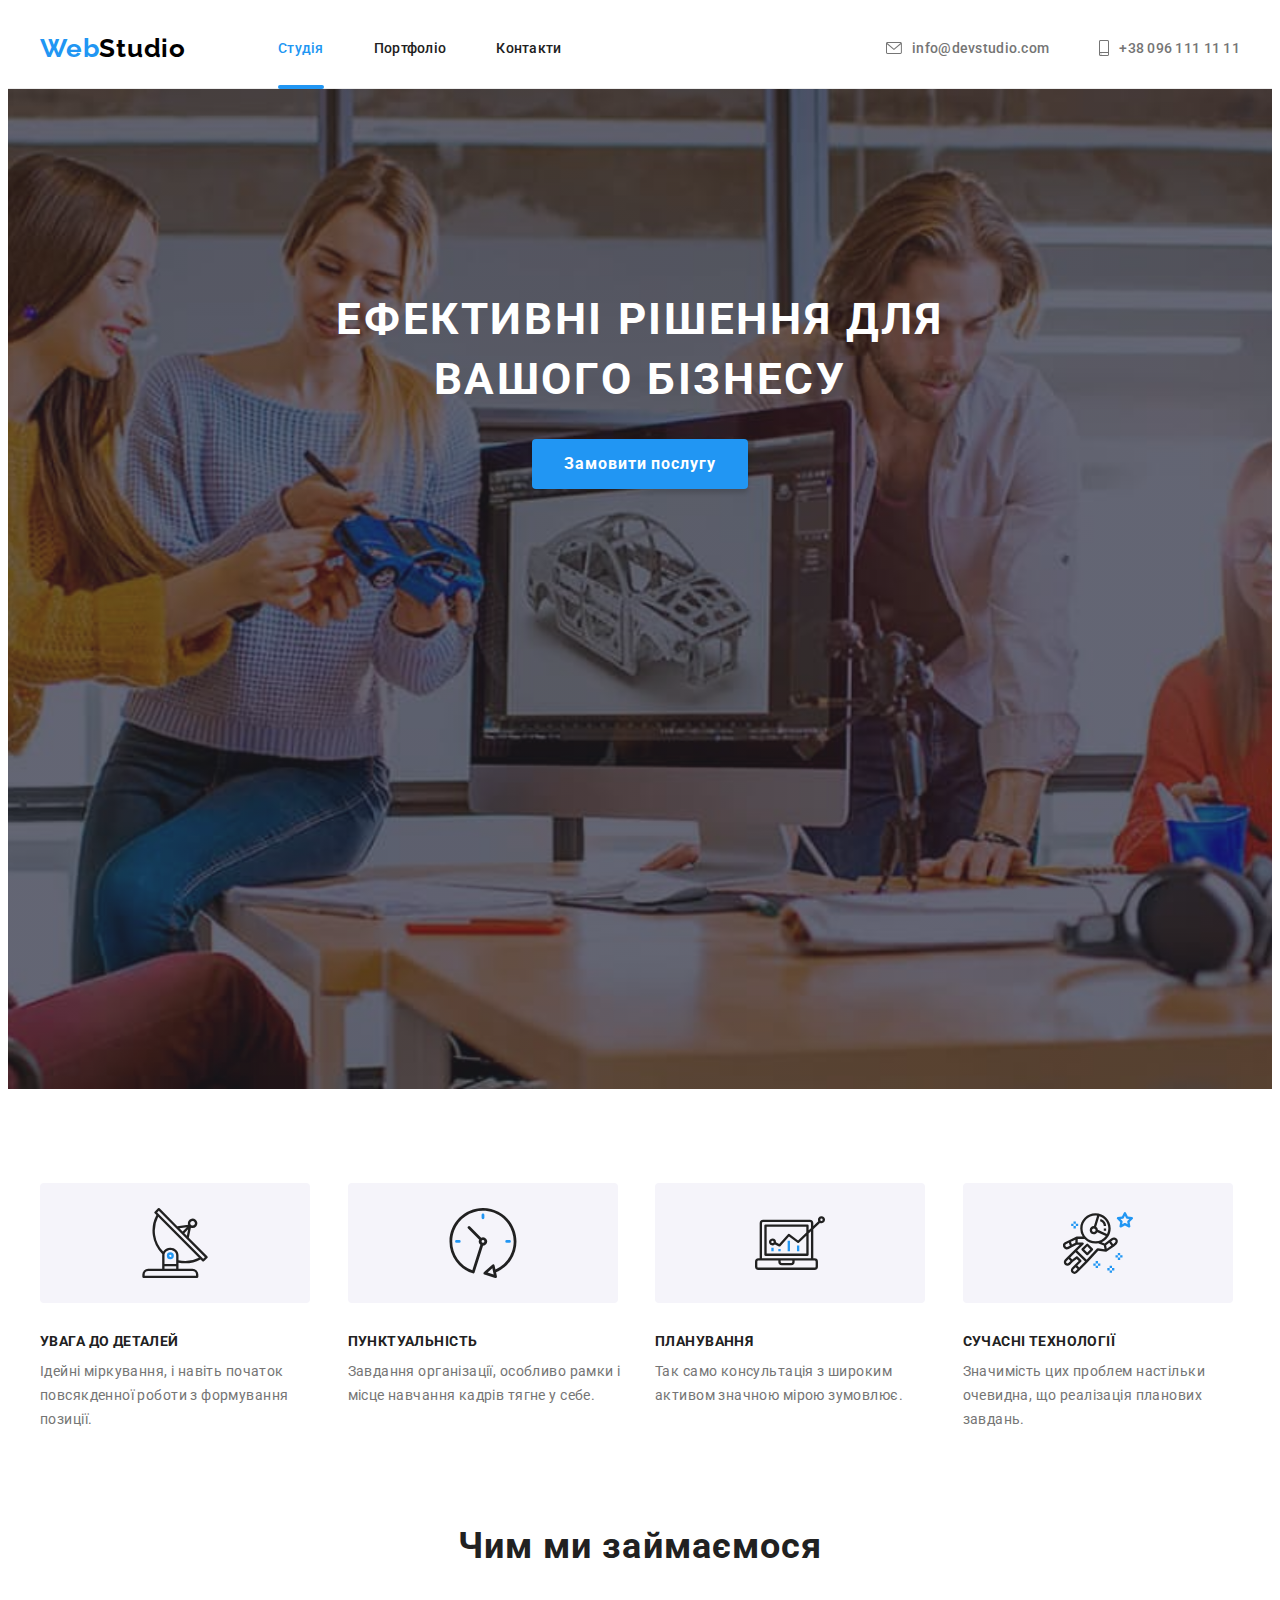
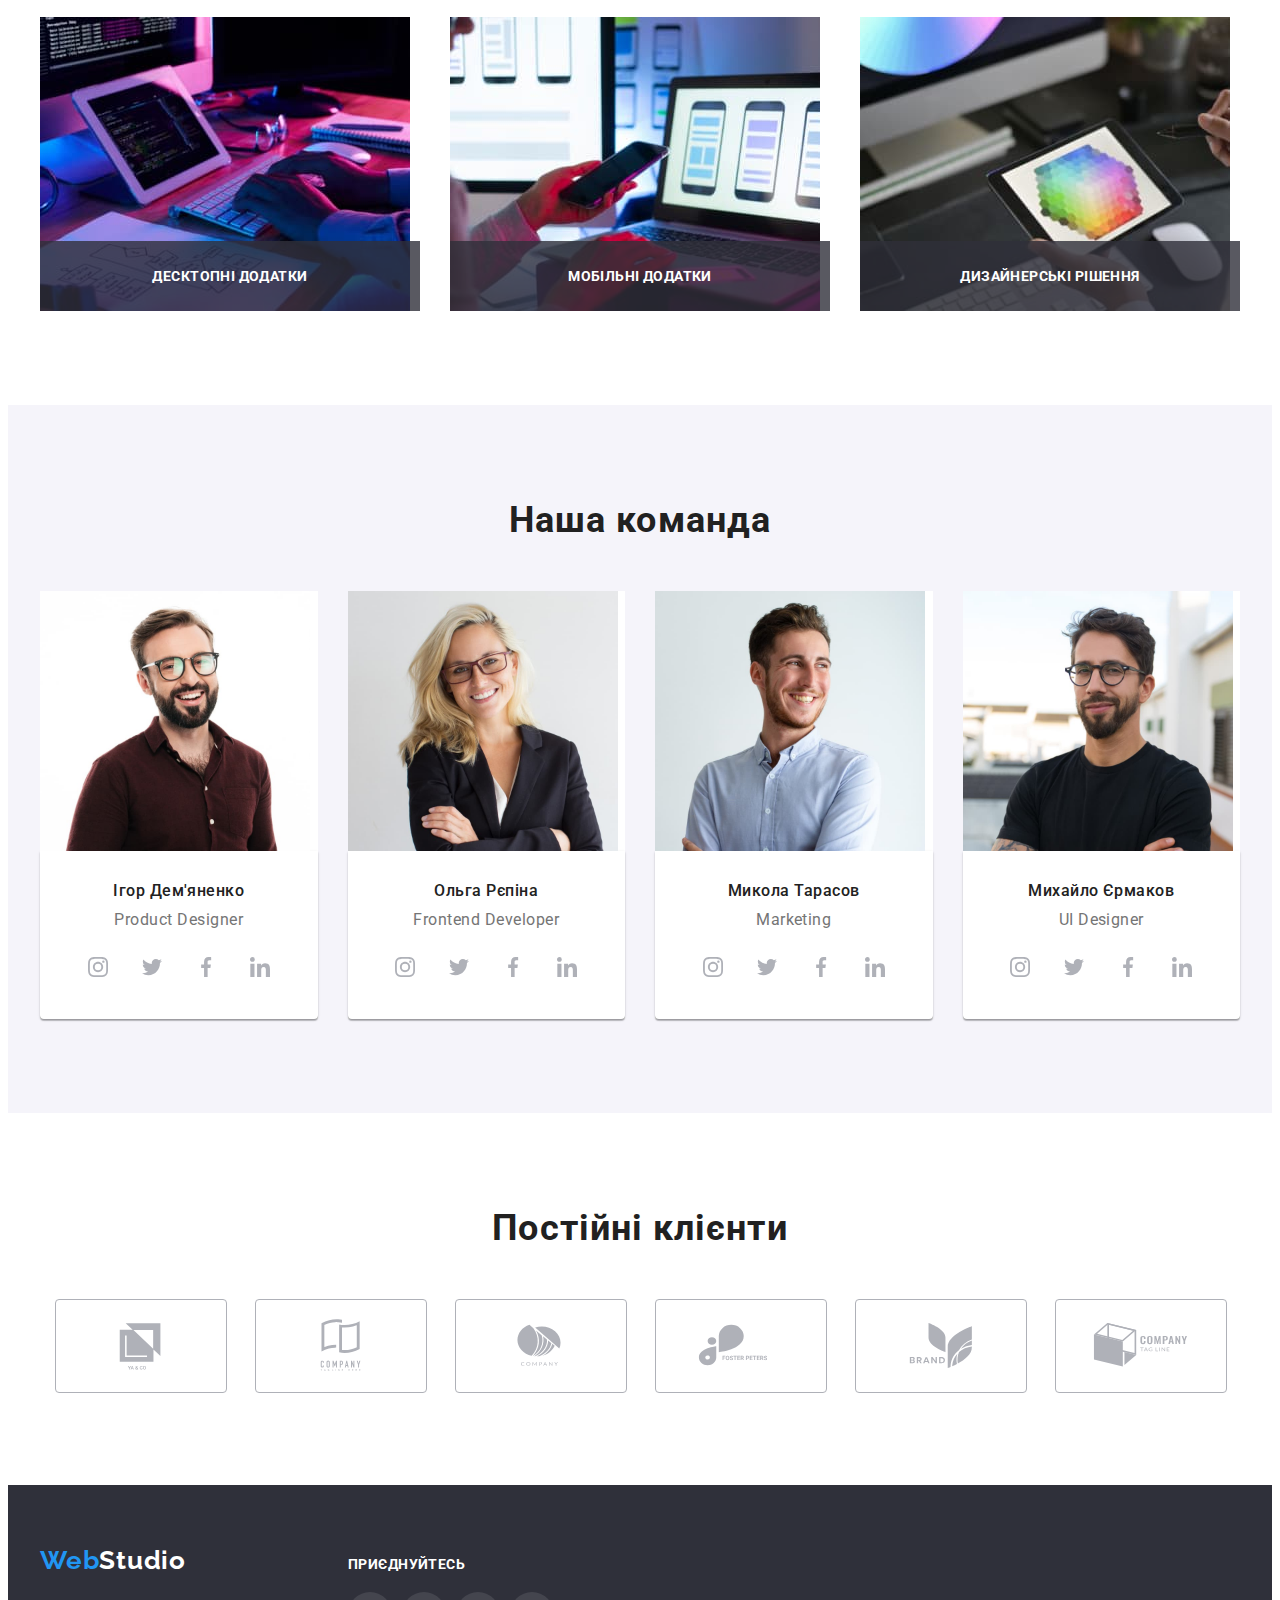
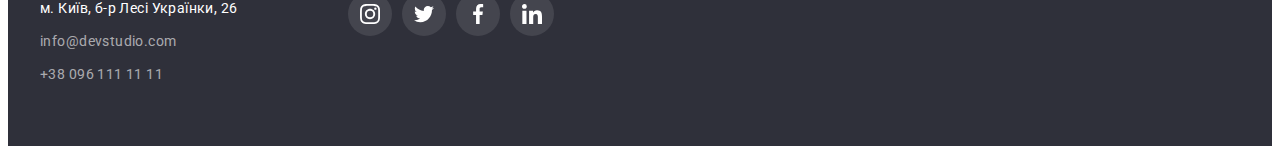
<file: index.html>
<!DOCTYPE html>
<html lang="uk">
  <head>
    <meta charset="UTF-8" />
    <meta http-equiv="X-UA-Compatible" content="IE=edge" />
    <meta name="viewport" content="width=device-width, initial-scale=1.0" />
    <title>WebStudio</title>
    <!-- Font -->
    <link
      href="https://fonts.googleapis.com/css2?family=Raleway:wght@700&family=Roboto:wght@400;500;700;900&display=swap"
      rel="stylesheet"
    />
    <!-- Modern normalize -->
    <link
      rel="stylesheet"
      href="https://cdnjs.cloudflare.com/ajax/libs/modern-normalize/1.1.0/modern-normalize.min.css"
      integrity="sha512-wpPYUAdjBVSE4KJnH1VR1HeZfpl1ub8YT/NKx4PuQ5NmX2tKuGu6U/JRp5y+Y8XG2tV+wKQpNHVUX03MfMFn9Q=="
      crossorigin="anonymous"
      referrerpolicy="no-referrer"
    />
    <!-- My styles -->
    <link rel="stylesheet" href="./css/styles.css" />
  </head>

  <body>
    <!-- Шапка сайту -->
    <header class="page-header">
      <div class="container-page-header container">
        <!-- Логотип -->
        <a class="logo link" href="./index.html">Web<span class="logo-header">Studio</span></a>
        <!-- Навігація сайту -->
        <nav>
          <ul class="site-nav list">
            <li class="nav-item">
              <a href="./index.html" class="nav-link shake-top  current link">Студія</a>
              <!-- <div class="overlay-nav"></div> -->
            </li>
            <li class="nav-item"><a href="./portfolio.html" class="nav-link link">Портфоліо</a></li>
            <li class="nav-item">
              <a href="#contact" class="nav-link link">Контакти</a>
            </li>
          </ul>
        </nav>
        <div class="container-header-contacts">
          <a href="mailto:info@devstudio.com" class="header-contacts link">
            <svg class="icon-header-contacts" width="16" height="12">
              <use href="./images/icon.svg#mail"></use>
            </svg>
            info@devstudio.com</a
          >
          <a href="tel:+380961111111" class="header-contacts link">
            <svg class="icon-header-contacts" width="10" height="16">
              <use href="./images/icon.svg#tell"></use>
            </svg>
            +38 096 111 11 11</a
          >
        </div>
      </div>
    </header>
    <!-- Головний блок сайту -->
    <main>
      <!-- Секція банер з кнопкою замовлення -->

      <section class="base-baner">
        <div class="overlay-base-baner section">
          <div class="container-base-baner container">
            <h1 class="baner-title">Ефективні рішення для вашого бізнесу</h1>
            <button type="button" class="baner-btn" data-modal-open>Замовити послугу</button>
          </div>
        </div>
      </section>
      <!-- Пріорітети команди -->
      <section class="base-priorities section">
        <div class="container-base-priorities container">
          <h2 class="priorities-title visually-hidden">Пріорітети команди</h2>
          <ul class="priorities-list grid-set-list list">
            <li class="priorities-item grid-set-item">
              <div class="container-icon">
                <svg class="priorities-icon" width="70" height="70">
                  <use href="./images/icon.svg#antenna"></use>
                </svg>
              </div>
              <h3 class="priorities-caption">Увага до деталей</h3>
              <p class="priorities-paragraph">
                Ідейні міркування, і навіть початок повсякденної роботи з формування позиції.
              </p>
            </li>
            <li class="priorities-item grid-set-item">
              <div class="container-icon">
                <svg class="priorities-icon" width="70" height="70">
                  <use href="./images/icon.svg#clock"></use>
                </svg>
              </div>
              <h3 class="priorities-caption">Пунктуальність</h3>
              <p class="priorities-paragraph">
                Завдання організації, особливо рамки і місце навчання кадрів тягне у себе.
              </p>
            </li>
            <li class="priorities-item grid-set-item">
              <div class="container-icon">
                <svg class="priorities-icon" width="70" height="70">
                  <use href="./images/icon.svg#diagram"></use>
                </svg>
              </div>
              <h3 class="priorities-caption">Планування</h3>
              <p class="priorities-paragraph">
                Так само консультація з широким активом значною мірою зумовлює.
              </p>
            </li>
            <li class="priorities-item grid-set-item">
              <div class="container-icon">
                <svg class="priorities-icon" width="70" height="70">
                  <use href="./images/icon.svg#astronaut"></use>
                </svg>
              </div>
              <h3 class="priorities-caption">Сучасні технології</h3>
              <p class="priorities-paragraph">
                Значимість цих проблем настільки очевидна, що реалізація планових завдань.
              </p>
            </li>
          </ul>
        </div>
      </section>
      <!-- Напрямки команди -->
      <section class="base-directions section">
        <div class="container-base-directions container">
          <h2 class="directions-title">Чим ми займаємося</h2>
          <ul class="directions-list grid-set-list list">
            <li class="directions-item grid-set-item">
              <img
                src="./images/box1.jpg"
                class="directions-img grid-set-item"
                alt="Програміст набирає код на клавыатурі"
                width="370"
              />
              <div class="overlay-directions">
                <h3 class="everlay-directions-text">Десктопні додатки</h3>
              </div>
            </li>
            <li class="directions-item grid-set-item">
              <img
                src="./images/box2.jpg"
                class="directions-img"
                alt="Тестувальник тестуе додаток на телефоні та ноутбуці"
                width="370"
              />
              <div class="overlay-directions">
                <h3 class="everlay-directions-text">Мобільні додатки</h3>
              </div>
            </li>
            <li class="directions-item grid-set-item">
              <img
                src="./images/box3.jpg"
                class="directions-img"
                alt="Дизайнер розробляє дизайн на графічному планшеті"
                width="370"
              />
              <div class="overlay-directions">
                <h3 class="everlay-directions-text">Дизайнерські рішення</h3>
              </div>
            </li>
          </ul>
        </div>
      </section>
      <!-- Команда -->
      <section class="base-team section">
        <div class="container-base-team container">
          <h2 class="team-title">Наша команда</h2>
          <ul class="team-list grid-set-list list">
            <li class="team-item grid-set-item">
              <img
                src="./images/igor.jpg"
                class="team-foto"
                alt="Зображення посміхаючого чоловіка середнього віку з бородою та в окулярах одягнений в темно коричневу сорочку."
                width="270"
                height="260"
              />
              <div class="container-team-content">
                <h3 class="team-full-name">Ігор Дем'яненко</h3>
                <p lang="en" class="team-post">Product Designer</p>
                <ul class="social-list list">
                  <li class="social-item">
                    <a
                      href="https://instagram.com"
                      class="social-link link"
                      target="_blank"
                      rel="noopener noreferrer"
                      aria-label="Іконка instagram"
                    >
                      <svg class="social-icon" width="20" height="20">
                        <use href="./images/icon.svg#instagram"></use>
                      </svg>
                    </a>
                  </li>
                  <li class="social-item">
                    <a
                      href="https://twitter.com/"
                      class="social-link link"
                      target="_blank"
                      rel="noopener noreferrer"
                      aria-label="Іконка Twitter"
                    >
                      <svg class="social-icon" width="20" height="20">
                        <use href="./images/icon.svg#twitter"></use>
                      </svg>
                    </a>
                  </li>
                  <li class="social-item">
                    <a
                      href="https://www.facebook.com/"
                      class="social-link link"
                      target="_blank"
                      rel="noopener noreferrer"
                      aria-label="Іконка Facebook"
                    >
                      <svg class="social-icon" width="20" height="20">
                        <use href="./images/icon.svg#facebook"></use>
                      </svg>
                    </a>
                  </li>
                  <li class="social-item">
                    <a
                      href="https://www.linkedin.com/"
                      class="social-link link"
                      target="_blank"
                      rel="noopener noreferrer"
                      aria-label="Іконка Linkedin"
                    >
                      <svg class="social-icon" width="20" height="20">
                        <use href="./images/icon.svg#linkedin"></use>
                      </svg>
                    </a>
                  </li>
                </ul>
              </div>
            </li>
            <li class="team-item grid-set-item">
              <img
                src="./images/olga.jpg"
                class="team-foto"
                alt="Зображення посміхаючоъ жінки середнього віку з світлим волосям в окулярах одягнена в чорний жекет. "
                width="270"
                height="260"
              />
              <div class="container-team-content">
                <h3 class="team-full-name">Ольга Рєпіна</h3>
                <p lang="en" class="team-post">Frontend Developer</p>
                <ul class="social-list list">
                  <li class="social-item">
                    <a
                      href="https://instagram.com"
                      class="social-link link"
                      target="_blank"
                      rel="noopener noreferrer"
                      aria-label="Іконка instagram"
                    >
                      <svg class="social-icon" width="20" height="20">
                        <use href="./images/icon.svg#instagram"></use>
                      </svg>
                    </a>
                  </li>
                  <li class="social-item">
                    <a
                      href="https://twitter.com/"
                      class="social-link link"
                      target="_blank"
                      rel="noopener noreferrer"
                      aria-label="Іконка Twitter"
                    >
                      <svg class="social-icon" width="20" height="20">
                        <use href="./images/icon.svg#twitter"></use>
                      </svg>
                    </a>
                  </li>
                  <li class="social-item">
                    <a
                      href="https://www.facebook.com/"
                      class="social-link link"
                      target="_blank"
                      rel="noopener noreferrer"
                      aria-label="Іконка Facebook"
                    >
                      <svg class="social-icon" width="20" height="20">
                        <use href="./images/icon.svg#facebook"></use>
                      </svg>
                    </a>
                  </li>
                  <li class="social-item">
                    <a
                      href="https://www.linkedin.com/"
                      class="social-link link"
                      target="_blank"
                      rel="noopener noreferrer"
                      aria-label="Іконка Linkedin"
                    >
                      <svg class="social-icon" width="20" height="20">
                        <use href="./images/icon.svg#linkedin"></use>
                      </svg>
                    </a>
                  </li>
                </ul>
              </div>
            </li>
            <li class="team-item grid-set-item">
              <img
                src="./images/kolya.jpg"
                class="team-foto"
                alt="Зображення посміхаючого чоловіка середнього віку одягненного в світлу сорочку "
                width="270"
                height="260"
              />
              <div class="container-team-content">
                <h3 class="team-full-name">Микола Тарасов</h3>
                <p lang="en" class="team-post">Marketing</p>
                <ul class="social-list list">
                  <li class="social-item">
                    <a
                      href="https://instagram.com"
                      class="social-link link"
                      target="_blank"
                      rel="noopener noreferrer"
                      aria-label="Іконка instagram"
                    >
                      <svg class="social-icon" width="20" height="20">
                        <use href="./images/icon.svg#instagram"></use>
                      </svg>
                    </a>
                  </li>
                  <li class="social-item">
                    <a
                      href="https://twitter.com/"
                      class="social-link link"
                      target="_blank"
                      rel="noopener noreferrer"
                      aria-label="Іконка Twitter"
                    >
                      <svg class="social-icon" width="20" height="20">
                        <use href="./images/icon.svg#twitter"></use>
                      </svg>
                    </a>
                  </li>
                  <li class="social-item">
                    <a
                      href="https://www.facebook.com/"
                      class="social-link link"
                      target="_blank"
                      rel="noopener noreferrer"
                      aria-label="Іконка Facebook"
                    >
                      <svg class="social-icon" width="20" height="20">
                        <use href="./images/icon.svg#facebook"></use>
                      </svg>
                    </a>
                  </li>
                  <li class="social-item">
                    <a
                      href="https://www.linkedin.com/"
                      class="social-link link"
                      target="_blank"
                      rel="noopener noreferrer"
                      aria-label="Іконка Linkedin"
                    >
                      <svg class="social-icon" width="20" height="20">
                        <use href="./images/icon.svg#linkedin"></use>
                      </svg>
                    </a>
                  </li>
                </ul>
              </div>
            </li>
            <li class="team-item grid-set-item">
              <img
                src="./images/miha.jpg"
                class="team-foto"
                alt="Зображення посміхаючого чоловіка середнього віку з темним волоссям та бородою в окулярах одягнений в чорну футболку "
                width="270"
                height="260"
              />
              <div class="container-team-content">
                <h3 class="team-full-name">Михайло Єрмаков</h3>
                <p lang="en" class="team-post">UI Designer</p>
                <ul class="social-list list">
                  <li class="social-item">
                    <a
                      href="https://instagram.com"
                      class="social-link link"
                      target="_blank"
                      rel="noopener noreferrer"
                      aria-label="Іконка instagram"
                    >
                      <svg class="social-icon" width="20" height="20">
                        <use href="./images/icon.svg#instagram"></use>
                      </svg>
                    </a>
                  </li>
                  <li class="social-item">
                    <a
                      href="https://twitter.com/"
                      class="social-link link"
                      target="_blank"
                      rel="noopener noreferrer"
                      aria-label="Іконка Twitter"
                    >
                      <svg class="social-icon" width="20" height="20">
                        <use href="./images/icon.svg#twitter"></use>
                      </svg>
                    </a>
                  </li>
                  <li class="social-item">
                    <a
                      href="https://www.facebook.com/"
                      class="social-link link"
                      target="_blank"
                      rel="noopener noreferrer"
                      aria-label="Іконка Facebook"
                    >
                      <svg class="social-icon" width="20" height="20">
                        <use href="./images/icon.svg#facebook"></use>
                      </svg>
                    </a>
                  </li>
                  <li class="social-item">
                    <a
                      href="https://www.linkedin.com/"
                      class="social-link link"
                      target="_blank"
                      rel="noopener noreferrer"
                      aria-label="Іконка Linkedin"
                    >
                      <svg class="social-icon" width="20" height="20">
                        <use href="./images/icon.svg#linkedin"></use>
                      </svg>
                    </a>
                  </li>
                </ul>
              </div>
            </li>
          </ul>
        </div>
      </section>
      <!-- Постійні клієнти -->
      <section class="base-partners section">
        <div class="container-base-partners container">
          <h2 class="partner-title">Постійні клієнти</h2>
          <ul class="partner-list list">
            <li class="partner-item">
              <a href="" class="partner-link link" target="_blank" rel="noopener noreferrer">
                <svg class="partner-icon" width="106" height="60">
                  <use href="./images/icon.svg#client1"></use>
                </svg>
              </a>
            </li>
            <li class="partner-item">
              <a href="" class="partner-link link" target="_blank" rel="noopener noreferrer">
                <svg class="partner-icon" width="106" height="60">
                  <use href="./images/icon.svg#client2"></use>
                </svg>
              </a>
            </li>
            <li class="partner-item">
              <a href="" class="partner-link link" target="_blank" rel="noopener noreferrer">
                <svg class="partner-icon" width="106" height="60">
                  <use href="./images/icon.svg#client3"></use>
                </svg>
              </a>
            </li>
            <li class="partner-item">
              <a href="" class="partner-link link" target="_blank" rel="noopener noreferrer">
                <svg class="partner-icon" width="106" height="60">
                  <use href="./images/icon.svg#client4"></use>
                </svg>
              </a>
            </li>
            <li class="partner-item">
              <a href="" class="partner-link link" target="_blank" rel="noopener noreferrer">
                <svg class="partner-icon" width="106" height="60">
                  <use href="./images/icon.svg#client5"></use>
                </svg>
              </a>
            </li>
            <li class="partner-item">
              <a href="" class="partner-link link" target="_blank" rel="noopener noreferrer">
                <svg class="partner-icon" width="106" height="60">
                  <use href="./images/icon.svg#client6"></use>
                </svg>
              </a>
            </li>
          </ul>
        </div>
      </section>
    </main>
    <!-- Підвал сайту -->
    <footer>
      <div class="footer-container container" id="contact">
        <div class="footer-adds">
          <!-- Логотип -->
          <a href="./index.html" class="logo link">Web<span class="logo-footer">Studio</span></a>
          <!-- Контактна інформація -->
          <address class="adds-footer">
            <ul class="adds-list list">
              <li class="adds-item">
                <a href="https://goo.gl/maps/VrcMHXhKriwRzs2d6" class="adds-direction link"
                  >м. Київ, б-р Лесі Українки, 26</a
                >
              </li>
              <li class="adds-item">
                <a href="mailto:info@devstudio.com" class="contact-footer link"
                  >info@devstudio.com</a
                >
              </li>
              <li class="adds-item">
                <a href="tel:+380961111111" class="contact-footer link">+38 096 111 11 11</a>
              </li>
            </ul>
          </address>
        </div>

        <div class="social-footer-section">
          <h2 class="social-footer-title">Приєднуйтесь</h2>
          <ul class="social-footer-list list">
            <li class="social-footer-item">
              <a
                href="https://instagram.com"
                class="social-footer-link link"
                target="_blank"
                rel="noopener noreferrer"
                aria-label="Іконка instagram"
              >
                <svg class="social-footer-icon" width="20" height="20">
                  <use href="./images/icon.svg#instagram"></use>
                </svg>
              </a>
            </li>
            <li class="social-footer-item">
              <a
                href="https://twitter.com"
                class="social-footer-link link"
                target="_blank"
                rel="noopener noreferrer"
                aria-label="Іконка Twitter"
              >
                <svg class="social-footer-icon" width="20" height="20">
                  <use href="./images/icon.svg#twitter"></use>
                </svg>
              </a>
            </li>
            <li class="social-footer-item">
              <a
                href="https://facebook.com"
                class="social-footer-link link"
                target="_blank"
                rel="noopener noreferrer"
                aria-label="Іконка Facebook"
              >
                <svg class="social-footer-icon" width="20" height="20">
                  <use href="./images/icon.svg#facebook"></use>
                </svg>
              </a>
            </li>
            <li class="social-footer-item">
              <a
                href="https://linkedin.com"
                class="social-footer-link link"
                target="_blank"
                rel="noopener noreferrer"
                aria-label="Іконка Linkedin"
              >
                <svg class="social-footer-icon" width="20" height="20">
                  <use href="./images/icon.svg#linkedin"></use>
                </svg>
              </a>
            </li>
          </ul>
        </div>
      </div>
    </footer>
    <div class="backdrop is-hidden" data-modal>
      <div class="modal">
        <div></div>
        <button class="modall-button-close" data-modal-close>
          <svg class="modal-icon-close" width="18" height="18">
            <use href="./images/icon.svg#modal-close"></use>
          </svg>
        </button>
      </div>
    </div>

    <script src="./js/modal.js"></script>
  </body>
</html>
</file>
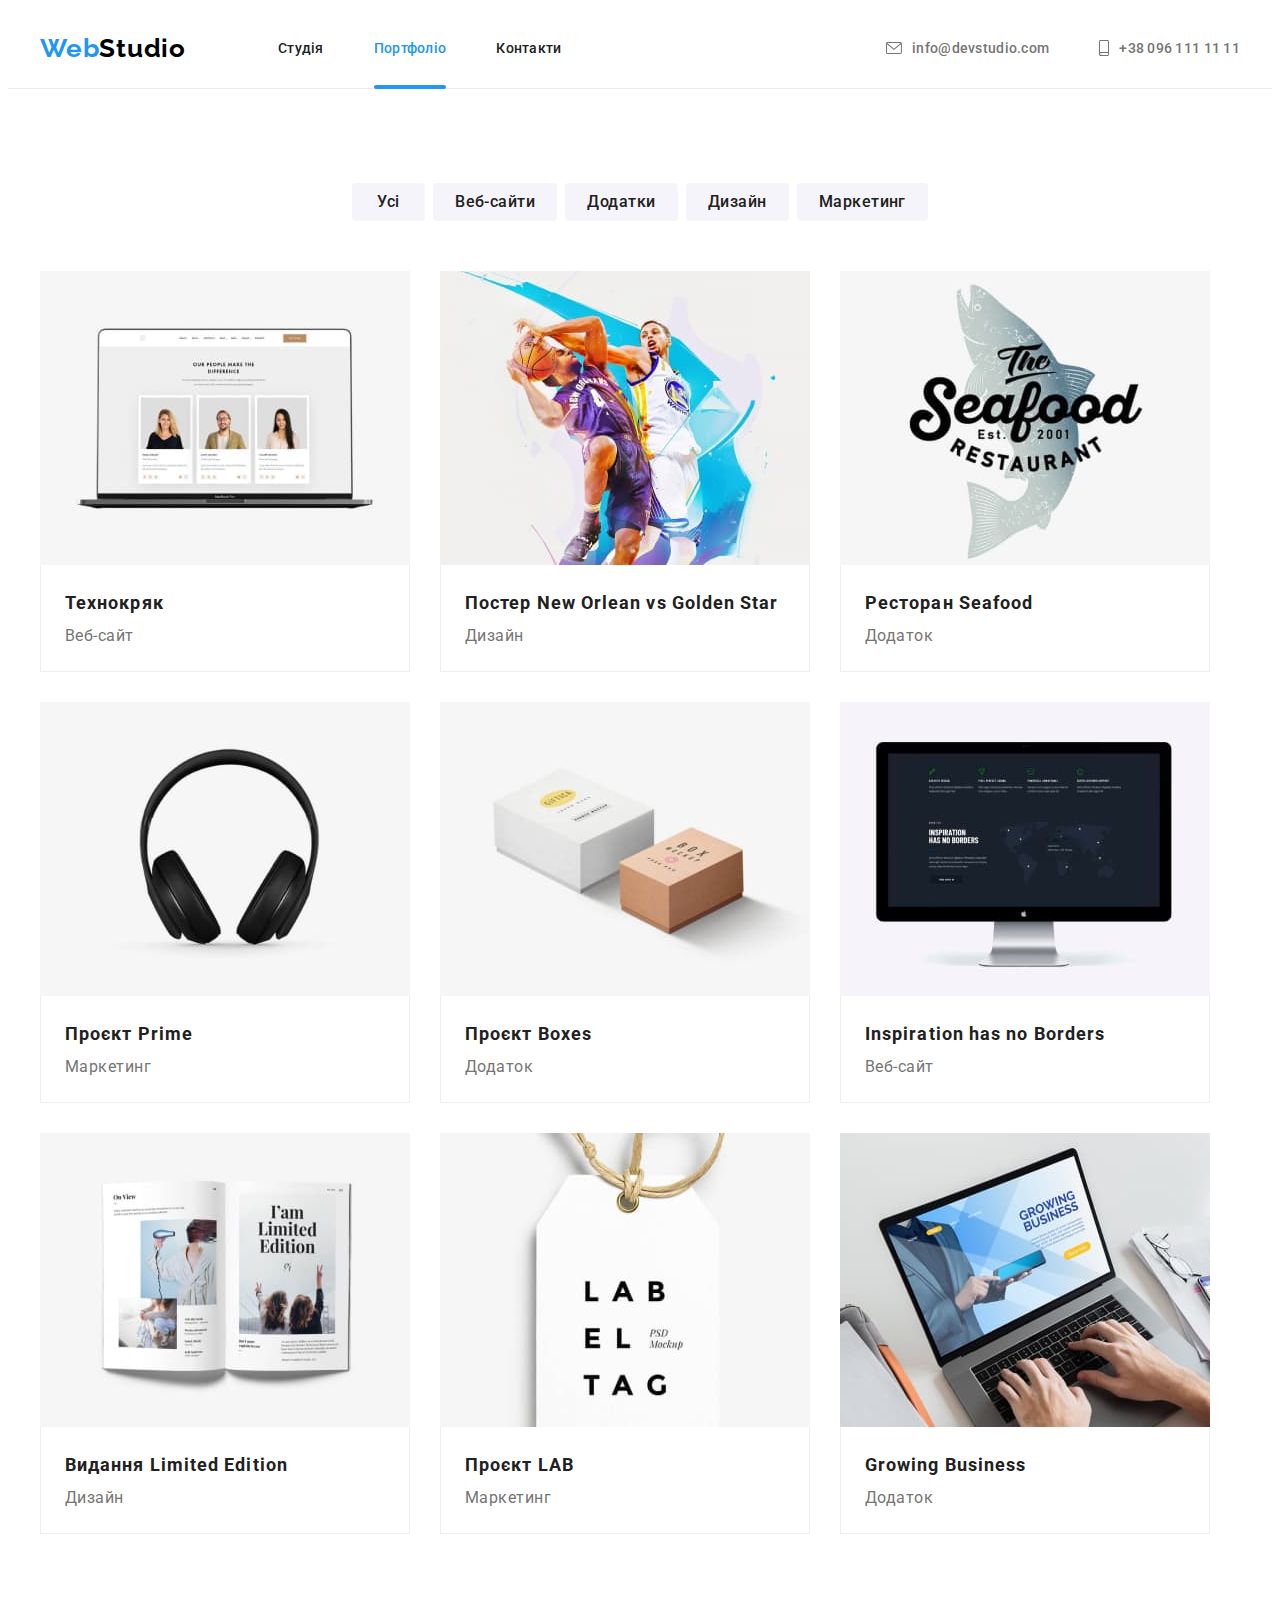
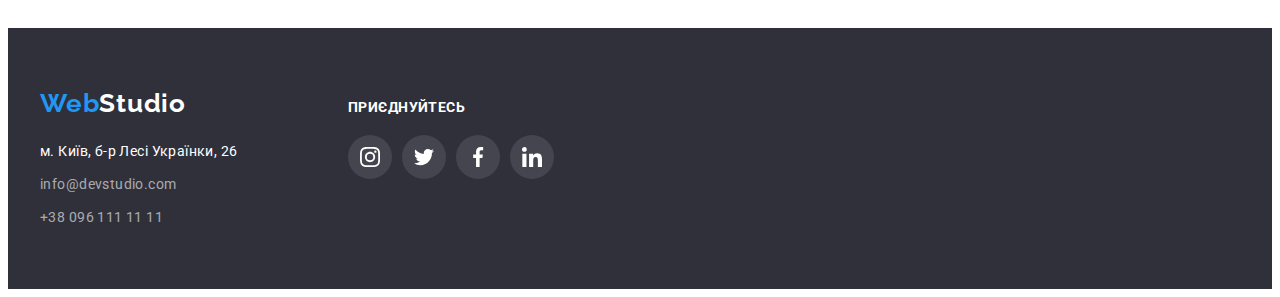
<file: portfolio.html>
<!DOCTYPE html>
<html lang="uk">
  <head>
    <meta charset="UTF-8" />
    <meta http-equiv="X-UA-Compatible" content="IE=edge" />
    <meta name="viewport" content="width=device-width, initial-scale=1.0" />
    <title>WebStudio-Portfolio</title>
    <link
      href="https://fonts.googleapis.com/css2?family=Raleway:wght@700&family=Roboto:wght@400;500;700;900&display=swap"
      rel="stylesheet"
    />
    <link
      rel="stylesheet"
      href="https://cdnjs.cloudflare.com/ajax/libs/modern-normalize/1.1.0/modern-normalize.min.css"
      integrity="sha512-wpPYUAdjBVSE4KJnH1VR1HeZfpl1ub8YT/NKx4PuQ5NmX2tKuGu6U/JRp5y+Y8XG2tV+wKQpNHVUX03MfMFn9Q=="
      crossorigin="anonymous"
      referrerpolicy="no-referrer"
    />
    <link rel="stylesheet" href="./css/styles.css" />
  </head>
  <body>
    <!-- Шапка сайту -->
    <header class="page-header">
      <div class="container-page-header container">
        <!-- Логотип -->
        <a class="logo link" href="./index.html">Web<span class="logo-header">Studio</span></a>
        <!-- Навігація сайту -->
        <nav>
          <ul class="site-nav list">
            <li class="nav-item">
              <a href="./index.html" class="nav-link link">Студія</a>
            </li>
            <li class="nav-item">
              <a href="./portfolio.html" class="nav-link current link">Портфоліо</a>
            </li>
            <li class="nav-item"><a href="#contact" class="nav-link link">Контакти</a></li>
          </ul>
        </nav>
        <div class="container-header-contacts">
          <a href="mailto:info@devstudio.com" class="header-contacts link">
            <svg class="icon-header-contacts" width="16" height="12">
              <use href="./images/icon.svg#mail"></use>
            </svg>
            info@devstudio.com</a
          >
          <a href="tel:+380961111111" class="header-contacts link">
            <svg class="icon-header-contacts" width="10" height="16">
              <use href="./images/icon.svg#tell"></use>
            </svg>
            +38 096 111 11 11</a
          >
        </div>
      </div>
    </header>
    <!-- Головний блок сторінки -->
    <main>
      <!-- Секція Портфоліо -->
      <h2 class="visually-hidden">Портфоліо</h2>
      <section class="portfolio-pager section">
        <!-- Фільтр портфоліо -->
        <div class="container-portfolio-pager container">
          <ul class="portfolio-filter list">
            <li class="filter-item"><button type="button" class="filter-btn">Усі</button></li>
            <li class="filter-item"><button type="button" class="filter-btn">Веб-сайти</button></li>
            <li class="filter-item"><button type="button" class="filter-btn">Додатки</button></li>
            <li class="filter-item"><button type="button" class="filter-btn">Дизайн</button></li>
            <li class="filter-item"><button type="button" class="filter-btn">Маркетинг</button></li>
          </ul>
          <!-- Галерея портфоліо -->
          <ul class="portfolio-gallery grid-set-list list">
            <li class="gallery-item grid-set-item">
              <a href="" class="gallery-link link">
                <div class="overlay-box">
                  <img
                    src="./images/portfolio/tehnokryak.jpg"
                    alt="Відкритий ноутбук з зображенням команди"
                    width="370"
                    height="294"
                  />
                  <div class="overlay-gallery">
                    <p class="overlay-gallery-text">
                      Ресурс пропонує комплексні пропозиції з різним рівнем функціоналу та сервісів.
                      Все це дозволить відвідувачу отримати вичерпні відомості про компанію чи
                      приватну особу.
                    </p>
                  </div>
                </div>
                <div class="container-gllery-content">
                  <h2 lang="en" class="gallery-title">Технокряк</h2>
                  <p class="gallery-type">Веб-сайт</p>
                </div>
              </a>
            </li>
            <li class="gallery-item grid-set-item">
              <a href="" class="gallery-link link">
                <div class="overlay-box">
                  <img
                    src="./images/portfolio/no&gs.jpg"
                    alt="Два баскетболісти бурються за м’яч"
                    width="370"
                    height="294"
                  />
                  <div class="overlay-gallery">
                    <p class="overlay-gallery-text">
                      Ресурс пропонує комплексні пропозиції з різним рівнем функціоналу та сервісів.
                      Все це дозволить відвідувачу отримати вичерпні відомості про компанію чи
                      приватну особу.
                    </p>
                  </div>
                </div>
                <div class="container-gllery-content">
                  <h2 lang="en" class="gallery-title">Постер New Orlean vs Golden Star</h2>
                  <p class="gallery-type">Дизайн</p>
                </div>
              </a>
            </li>
            <li class="gallery-item grid-set-item">
              <a href="" class="gallery-link link">
                <div class="overlay-box">
                  <img
                    src="./images/portfolio/seafood.jpg"
                    alt=" Емблема ресторану з зображенням риби"
                    width="370"
                    height="294"
                  />
                  <div class="overlay-gallery">
                    <p class="overlay-gallery-text">
                      Ресурс пропонує комплексні пропозиції з різним рівнем функціоналу та сервісів.
                      Все це дозволить відвідувачу отримати вичерпні відомості про компанію чи
                      приватну особу.
                    </p>
                  </div>
                </div>
                <div class="container-gllery-content">
                  <h2 lang="en" class="gallery-title">Ресторан Seafood</h2>
                  <p class="gallery-type">Додаток</p>
                </div>
              </a>
            </li>
            <li class="gallery-item grid-set-item">
              <a href="" class="gallery-link link">
                <div class="overlay-box">
                  <img
                    src="./images/portfolio/prime.jpg"
                    alt="Накладні повнорозмірні навушники чорного кольору"
                    width="370"
                    height="294"
                  />
                  <div class="overlay-gallery">
                    <p class="overlay-gallery-text">
                      Ресурс пропонує комплексні пропозиції з різним рівнем функціоналу та сервісів.
                      Все це дозволить відвідувачу отримати вичерпні відомості про компанію чи
                      приватну особу.
                    </p>
                  </div>
                </div>
                <div class="container-gllery-content">
                  <h2 lang="en" class="gallery-title">Проєкт Prime</h2>
                  <p class="gallery-type">Маркетинг</p>
                </div>
              </a>
            </li>
            <li class="gallery-itemgrid-set-item">
              <a href="" class="gallery-link link">
                <div class="overlay-box">
                  <img
                    src="./images/portfolio/boxes.jpg"
                    alt="Зображення двох коробок одна більша друга менша "
                    width="370"
                    height="294"
                  />
                  <div class="overlay-gallery">
                    <p class="overlay-gallery-text">
                      Ресурс пропонує комплексні пропозиції з різним рівнем функціоналу та сервісів.
                      Все це дозволить відвідувачу отримати вичерпні відомості про компанію чи
                      приватну особу.
                    </p>
                  </div>
                </div>
                <div class="container-gllery-content">
                  <h2 lang="en" class="gallery-title">Проєкт Boxes</h2>
                  <p class="gallery-type">Додаток</p>
                </div>
              </a>
            </li>
            <li class="gallery-item grid-set-item">
              <a href="" class="gallery-link link">
                <div class="overlay-box">
                  <img
                    src="./images/portfolio/inspirationhasnoborder.jpg"
                    alt="На моніторі карта світу з  лозунгом Натхнення не має кордонів"
                    width="370"
                    height="294"
                  />
                  <div class="overlay-gallery">
                    <p class="overlay-gallery-text">
                      Ресурс пропонує комплексні пропозиції з різним рівнем функціоналу та сервісів.
                      Все це дозволить відвідувачу отримати вичерпні відомості про компанію чи
                      приватну особу.
                    </p>
                  </div>
                </div>
                <div class="container-gllery-content">
                  <h2 lang="en" class="gallery-title link">Inspiration has no Borders</h2>
                  <p class="gallery-type">Веб-сайт</p>
                </div>
              </a>
            </li>
            <li class="gallery-item grid-set-item">
              <a href="" class="gallery-link link">
                <div class="overlay-box">
                  <img
                    src="./images/portfolio/limitededition.jpg"
                    alt="Розгорнута книга з написом I’am Limited Edition"
                    width="370"
                    height="294"
                  />
                  <div class="overlay-gallery">
                    <p class="overlay-gallery-text">
                      Ресурс пропонує комплексні пропозиції з різним рівнем функціоналу та сервісів.
                      Все це дозволить відвідувачу отримати вичерпні відомості про компанію чи
                      приватну особу.
                    </p>
                  </div>
                </div>
                <div class="container-gllery-content">
                  <h2 lang="en" class="gallery-title">Видання Limited Edition</h2>
                  <p class="gallery-type">Дизайн</p>
                </div>
              </a>
            </li>
            <li class="gallery-item grid-set-item">
              <a href="" class="gallery-link link">
                <div class="overlay-box">
                  <img
                    src="./images/portfolio/lab.jpg"
                    alt="Підвіска з написом LAB EL TAG"
                    width="370"
                    height="294"
                  />
                  <div class="overlay-gallery">
                    <p class="overlay-gallery-text">
                      Ресурс пропонує комплексні пропозиції з різним рівнем функціоналу та сервісів.
                      Все це дозволить відвідувачу отримати вичерпні відомості про компанію чи
                      приватну особу.
                    </p>
                  </div>
                </div>
                <div class="container-gllery-content">
                  <h2 lang="en" class="gallery-title">Проєкт LAB</h2>
                  <p class="gallery-type">Маркетинг</p>
                </div>
              </a>
            </li>
            <li class="gallery-item grid-set-item">
              <a href="" class="gallery-link link">
                <div class="overlay-box">
                  <img
                    src="./images/portfolio/growingbusines.jpg"
                    alt="Відкритий ноутбук з веб сторінкою Growing Business"
                    width="370"
                    height="294"
                  />
                  <div class="overlay-gallery">
                    <p class="overlay-gallery-text">
                      Ресурс пропонує комплексні пропозиції з різним рівнем функціоналу та сервісів.
                      Все це дозволить відвідувачу отримати вичерпні відомості про компанію чи
                      приватну особу.
                    </p>
                  </div>
                </div>
                <div class="container-gllery-content">
                  <h2 lang="en" class="gallery-title">Growing Business</h2>
                  <p class="gallery-type">Додаток</p>
                </div>
              </a>
            </li>
          </ul>
        </div>
      </section>
    </main>
    <!-- Підвал сайту -->
    <footer>
      <div class="footer-container container" id="contact">
        <div class="footer-adds">
          <!-- Логотип -->
          <a href="./index.html" class="logo link">Web<span class="logo-footer">Studio</span></a>
          <!-- Контактна інформація -->
          <address class="adds-footer">
            <ul class="adds-list list">
              <li class="adds-item">
                <a href="https://goo.gl/maps/VrcMHXhKriwRzs2d6" class="adds-direction link"
                  >м. Київ, б-р Лесі Українки, 26</a
                >
              </li>
              <li class="adds-item">
                <a href="mailto:info@devstudio.com" class="contact-footer link"
                  >info@devstudio.com</a
                >
              </li>
              <li class="adds-item">
                <a href="tel:+380961111111" class="contact-footer link">+38 096 111 11 11</a>
              </li>
            </ul>
          </address>
        </div>
        <div class="social-footer-section">
          <h2 class="social-footer-title">Приєднуйтесь</h2>
          <ul class="social-footer-list list">
            <li class="social-footer-item">
              <a
                href="https://instagram.com"
                class="social-footer-link link"
                target="_blank"
                rel="noopener noreferrer"
                aria-label="Іконка instagram"
              >
                <svg class="social-footer-icon" width="20" height="20">
                  <use href="./images/icon.svg#instagram"></use>
                </svg>
              </a>
            </li>
            <li class="social-footer-item">
              <a
                href="https://twitter.com"
                class="social-footer-link link"
                target="_blank"
                rel="noopener noreferrer"
                aria-label="Іконка Twitter"
              >
                <svg class="social-footer-icon" width="20" height="20">
                  <use href="./images/icon.svg#twitter"></use>
                </svg>
              </a>
            </li>
            <li class="social-footer-item">
              <a
                href="https://facebook.com"
                class="social-footer-link link"
                target="_blank"
                rel="noopener noreferrer"
                aria-label="Іконка Facebook"
              >
                <svg class="social-footer-icon" width="20" height="20">
                  <use href="./images/icon.svg#facebook"></use>
                </svg>
              </a>
            </li>
            <li class="social-footer-item">
              <a
                href="https://linkedin.com"
                class="social-footer-link link"
                target="_blank"
                rel="noopener noreferrer"
                aria-label="Іконка Linkedin"
              >
                <svg class="social-footer-icon" width="20" height="20">
                  <use href="./images/icon.svg#linkedin"></use>
                </svg>
              </a>
            </li>
          </ul>
        </div>
      </div>
    </footer>
  </body>
</html>
</file>
<file: css/styles.css>
:root {
  --font-color-paragraph: #757575;
  --background-body-color-font-baner: #ffffff;
  --accent-color-btn: #2196f3;
  --font-secondary-logo: #000000;
  --banner-footer-background-color: #2f303a;
  --font-color-title-h2-h3: #212121;
  --team-background-color: #f5f4fa;
  --secondary-btn: #188ce8;
  --header-border-color: #ececec;
  --border-gllery-content: #eeeeee;
  --icon-color: #afb1b8;
  --indent-nav: 50px;
  --indent-main: 30px;
  --items: 4;
  /* --link-effect-color: color 1250ms cubic-bezier(0.4, 0, 0.2, 1); */
  /* --link-effect-background: background-color 1250ms cubic-bezier(0.4, 0, 0.2, 1); */
  /* --border-effect-color: border-color 1250ms cubic-bezier(0.4, 0, 0.2, 1); */
  /* --modal-visible-form: opacity 1250ms cubic-bezier(0.4, 0, 0.2, 1); */
  --scheme-effect: 250ms cubic-bezier(0.4, 0, 0.2, 1);
}
/* Reset */
.visually-hidden {
  position: absolute;
  white-space: nowrap;
  width: 1px;
  height: 1px;
  overflow: hidden;
  border: 0;
  padding: 0;
  clip: rect(0 0 0 0);
  clip-path: inset(50%);
  margin: -1px;
}
.list {
  list-style: none;
  margin: 0;
  padding: 0;
}
.link {
  text-decoration: none;
  color: currentColor;
}
h1,
h2,
h3,
h4,
h5,
h6,
p {
  margin: 0;
}
img {
  display: block;
}
/* end reset */

/* Start блочна модель */
.container {
  width: 1200px;
  margin: auto;
  padding-right: 15px;
  padding-left: 15px;

  /* outline: 2px solid tomato;
  outline-offset: -2px; */
}
.section {
  padding-top: 94px;
  padding-bottom: 94px;
}
/* налаштування сітки для відображення */
.grid-set-list {
  display: flex;
  flex-wrap: wrap;
  gap: var(--indent-main);
}
.grid-set-item {
  flex-basis: calc((100% - (var(--indent-main) * ((var(--items)) - 1))) / var(--items));
}

html {
  scroll-behavior: smooth;
}

body {
  font-family: 'Roboto', sans-serif;
  background-color: var(--background-body-color-font-baner);
  color: var(--font-color-paragraph);
}

.nav-link:hover,
.nav-link:focus,
.header-contacts:hover,
.header-contacts:focus,
.contact-footer:hover,
.contact-footer:focus,
.adds-direction:hover,
.adds-direction:focus {
  color: #2196f3;
}
.baner-btn:hover,
.baner-btn:focus {
  background-color: var(--secondary-btn);
}

/* Шапка сайта */
.page-header {
  border-bottom: 1px solid var(--header-border-color);
}
.container-page-header {
  display: flex;
  align-items: center;
}

.logo {
  font-family: 'Raleway', sans-serif;
  font-weight: 700;
  font-size: 26px;
  line-height: calc(31 / 26);
  letter-spacing: 0.03em;
  color: var(--accent-color-btn);
  margin-right: 92px;
}
.logo-header {
  color: var(--font-secondary-logo);
}

.site-nav {
  display: flex;
  align-items: center;
}
.site-nav .nav-item:not(:last-child) {
  margin-right: var(--indent-nav);
}

.container-header-contacts {
  display: flex;
  gap: var(--indent-nav);
  margin-left: auto;
}

.nav-link {
  position: relative;
  display: inline-flex;
  font-weight: 500;
  font-size: 14px;
  line-height: calc(16 / 14);
  letter-spacing: 0.02em;
  color: var(--font-color-title-h2-h3);
  margin: 0;
  padding-top: 32px;
  padding-bottom: 32px;

  transition: color var(--scheme-effect);
}

.site-nav > .nav-item > .current {
  animation: shake-top 15s var(--scheme-effect) infinite both;
  color: var(--accent-color-btn);
}
.site-nav > .nav-item > .current::after {
  position: absolute;
  content: '';
  display: inline-block;
  width: 100%;
  height: 4px;
  border-radius: 2px;
  bottom: -1px;
  background-color: var(--accent-color-btn);

}
.header-contacts {
  display: flex;
  align-items: center;
  font-weight: 500;
  font-size: 14px;
  line-height: calc(16 / 14);
  letter-spacing: 0.02em;
  color: var(--font-color-paragraph);
  padding-top: 32px;
  padding-bottom: 32px;
  gap: 10px;
  transition: color var(--scheme-effect);
}
.icon-header-contacts {
  fill: currentColor;
}

/* Головний блок головної сторінки */
/* Блок банер */

.container-base-baner {
  display: flex;
  flex-direction: column;
  align-items: center;
}
.base-baner {
  background-color: var(--banner-footer-background-color);
}
.overlay-base-baner {
  padding-top: 200px;
  padding-bottom: 200px;
  max-width: 1600px;
  min-height: 600px;

  margin-left: auto;
  margin-right: auto;
  background-image: linear-gradient(to right, rgba(47, 48, 58, 0.4), rgba(47, 48, 58, 0.4)),
    url('../images/baner1.jpg');
  background-repeat: no-repeat;
  background-position: center;
  background-size: cover;
  background-clip: padding-box;
}
.baner-title {
  text-align: center;
  width: 696px;
  font-size: 44px;
  line-height: calc(60 / 44);
  letter-spacing: 0.06em;
  text-transform: uppercase;
  color: var(--background-body-color-font-baner);
  margin-bottom: 30px;
}
.baner-btn {
  min-width: 216px;
  min-height: 50px;
  font-family: inherit;
  font-weight: 700;
  font-size: 16px;
  line-height: calc(30 / 16);
  display: inline-block;
  justify-content: space-around;
  letter-spacing: 0.06em;
  color: var(--background-body-color-font-baner);
  background-color: var(--accent-color-btn);
  border: 1px solid transparent;
  border-radius: 4px;
  cursor: pointer;
  box-shadow: 0px 4px 4px rgba(0, 0, 0, 0.15);

  transition: background-color var(--scheme-effect);
}
/* modal-wondow */
.backdrop {
  position: fixed;
  top: 0;
  left: 0;
  width: 100%;
  height: 100%;
  background: rgba(0, 0, 0, 0.2);

  opacity: 1;

  transition: opacity var(--scheme-effect), visibility var(--scheme-effect);
}
.backdrop.is-hidden {
  opacity: 0;
  visibility: hidden;
  pointer-events: none;
}

.modall-button-close {
  position: absolute;
  top: 8px;
  right: 8px;
  display: inline-flex;
  align-items: center;
  justify-content: center;
  padding: 0;
  width: 30px;
  height: 30px;
  cursor: pointer;
  border-radius: 50%;
  background-color: var(--background-body-color-font-baner);
  border: 1px solid rgba(0, 0, 0, 0.1);
}

.modall-button-close:hover .modal-icon-close {
  fill: var(--accent-color-btn);
}

.modal-icon-close {
  fill: var(--font-secondary-logo);
  transition: fill var(--scheme-effect);
}

.modal {
  position: absolute;
  top: 50%;
  left: 50%;
  transform: translate(-50%, -50%);
  min-width: 400px;
  min-height: 400px;
  padding: 8px;
  background: var(--background-body-color-font-baner);
  box-shadow: 0px 1px 3px rgba(0, 0, 0, 0.12), 0px 1px 1px rgba(0, 0, 0, 0.14),
    0px 2px 1px rgba(0, 0, 0, 0.2);
  border-radius: 4px;
  transition: transform var(--scheme-effect);
}

.backdrop.is-hidden .modal {
transform: skew(-40deg, 60deg) translateX(-80%) translateY(-100%);

}

/* Блок наші пріоритети */
.container-icon {
  display: flex;
  justify-content: center;
  align-items: center;
  width: 270px;
  height: 120px;
  margin-bottom: var(--indent-main);
  background: var(--team-background-color);
  border-radius: 4px;
}

.priorities-caption {
  font-size: 14px;
  line-height: calc(16 / 14);
  letter-spacing: 0.03em;
  text-transform: uppercase;
  color: var(--font-color-title-h2-h3);
  margin-bottom: 10px;
}
.priorities-paragraph {
  font-size: 14px;
  line-height: calc(24 / 14);
  letter-spacing: 0.03em;
}

/* чим ми займаємось */

.base-directions {
  padding-top: 0px;
}

.container-base-directions {
  --items: 3;
}
.directions-item {
  position: relative;
}
.overlay-directions {
  position: absolute;
  bottom: 0;
  width: 100%;
  padding-top: 27px;
  padding-bottom: 27px;
  background: rgba(47, 48, 58, 0.8);
  backdrop-filter: (2px);
}
.everlay-directions-text {
  font-size: 14px;
  line-height: calc(16 / 14);
  text-align: center;
  letter-spacing: 0.03em;
  text-transform: uppercase;
  color: var(--background-body-color-font-baner);
}

.directions-title,
.team-title,
.partner-title {
  font-size: 36px;
  line-height: calc(42 / 36);
  text-align: center;
  letter-spacing: 0.03em;
  color: var(--font-color-title-h2-h3);
  margin-bottom: var(--indent-nav);
}

/* Блок наша команда */

.team-list {
  display: flex;
  align-items: center;
}
.base-team {
  background-color: var(--team-background-color);
}

.team-item {
  background-color: var(--background-body-color-font-baner);
}

.container-team-content {
  padding-top: var(--indent-main);
  padding-bottom: var(--indent-main);
  box-shadow: 0px 1px 3px rgba(0, 0, 0, 0.12), 0px 1px 1px rgba(0, 0, 0, 0.14),
    0px 2px 1px rgba(0, 0, 0, 0.2);
  border-radius: 0px 0px 4px 4px;
}

.team-full-name {
  font-weight: 500;
  font-size: 16px;
  line-height: calc(19 / 16);
  text-align: center;
  letter-spacing: 0.03em;
  color: var(--font-color-title-h2-h3);
  margin-bottom: 10px;
}
.team-post {
  font-size: 16px;
  line-height: calc(19 / 16);
  text-align: center;
  letter-spacing: 0.03em;
  margin-bottom: 16px;
}
.social-list {
  display: flex;
  justify-content: center;
  align-items: center;
  gap: 10px;
}
.social-item {
  width: 44px;
  height: 44px;
}
.social-link {
  display: flex;
  justify-content: center;
  align-items: center;
  width: 100%;
  height: 100%;
  border-radius: 50%;
  background-color: var(--background-body-color-font-baner);
  color: var(--icon-color);

  transition: color var(--scheme-effect), background-color var(--scheme-effect);
}
.social-icon {
  fill: currentColor;
}

.social-link:hover .social-icon,
.social-link:focus .social-icon {
  outline: none;
  fill: currentColor;
}
.social-link:hover,
.social-link:focus {
  outline: none;
  color: var(--background-body-color-font-baner);
  background-color: var(--accent-color-btn);
}

.container-base-partners {
  display: flex;
  flex-direction: column;
  align-items: center;
}
.partner-list {
  display: flex;
  justify-content: center;
  align-items: center;
  gap: 30px;
}
.partner-item {
  width: 170px;
  height: 92px;
}
.partner-link {
  display: flex;
  justify-content: center;
  align-items: center;
  width: 100%;
  height: 100%;
  color: var(--icon-color);
  border: 1px solid var(--icon-color);
  border-radius: 4px;

  transition: color var(--scheme-effect), border-color var(--scheme-effect);
}

.partner-link:hover,
.partner-link:focus {
  color: var(--accent-color-btn);
  border-color: var(--accent-color-btn);
  outline: none;
  border-radius: 4px;
}

.partner-link:hover .partner-icon,
.partner-link:focus .partner-icon {
  outline: none;
  fill: currentColor;
}

.partner-icon {
  fill: currentColor;
}
/* Підвал сайту */

footer {
  padding: 0;
  display: flex;
  background-color: var(--banner-footer-background-color);
  padding-top: 60px;
  padding-bottom: 60px;
}
.footer-container {
  display: flex;
  align-items: baseline;
}

address {
  font-style: normal;
  padding-top: 20px;
}
.logo-footer {
  color: var(--background-body-color-font-baner);
}
.adds-direction {
  font-size: 14px;
  line-height: calc(24 / 14);
  letter-spacing: 0.03em;
  color: var(--background-body-color-font-baner);

  transition: color var(--scheme-effect);
}
.contact-footer {
  font-size: 14px;
  line-height: calc(24 / 14);
  letter-spacing: 0.03em;
  color: rgba(255, 255, 255, 0.6);

  transition: color var(--scheme-effect);
}
.adds-list {
  display: flex;
  flex-direction: column;
}
.adds-item:not(:last-child) {
  margin-bottom: 9px;
}
.social-footer-section {
  display: flex;
  flex-direction: column;
  margin-left: 70px;
}

.social-footer-list {
  display: flex;
  align-items: center;
  gap: 10px;
}
.social-footer-title {
  font-size: 14px;
  line-height: calc(16 / 14);
  letter-spacing: 0.03em;
  text-transform: uppercase;
  margin-bottom: 20px;
  color: var(--background-body-color-font-baner);
}
.social-footer-item {
  width: 44px;
  height: 44px;
}

.social-footer-icon {
  fill: currentColor;
}

.social-footer-link {
  display: flex;
  justify-content: center;
  align-items: center;
  width: 100%;
  height: 100%;
  border-radius: 50%;
  background-color: rgba(255, 255, 255, 0.1);
  color: var(--background-body-color-font-baner);

  transition: background-color var(--scheme-effect);
}

.social-footer-link:hover,
.social-footer-link:focus {
  outline: none;
  background-color: var(--accent-color-btn);
}

/* Галерея основна частина*/
/* Блок фільтру галереї */

.container-portfolio-pager {
  display: flex;
  flex-direction: column;
}
.portfolio-filter {
  display: flex;
  justify-content: center;
  padding-bottom: var(--indent-nav);
}
.portfolio-filter .filter-item:not(:last-child) {
  margin-right: 8px;
}
.filter-btn:hover,
.filter-btn:focus {
  outline: none;
  background-color: var(--accent-color-btn);
  color: var(--background-body-color-font-baner);
  box-shadow: 0px 3px 1px rgba(0, 0, 0, 0.1), 0px 1px 2px rgba(0, 0, 0, 0.08),
    0px 2px 2px rgba(0, 0, 0, 0.12);
  border-radius: 4px;
}
.filter-btn {
  font-family: inherit;
  font-weight: 500;
  font-size: 16px;
  line-height: calc(26 / 16);
  min-width: 73px;
  height: 38px;
  text-align: center;
  display: flex;
  justify-content: space-around;
  align-items: center;
  border: none;
  padding-left: 22px;
  padding-right: 22px;
  border-radius: 4px;
  letter-spacing: 0.03em;
  background-color: var(--team-background-color);
  color: var(--font-color-title-h2-h3);
  cursor: pointer;

  transition: color var(--scheme-effect),
  background-color var(--scheme-effect),
  box-shadow var(--scheme-effect),border-radius var(--scheme-effect);

}

/* Блок галереї */

.container-gllery-content {
  padding: 20px 24px;
  border-left: 1px solid var(--border-gllery-content);
  border-right: 1px solid var(--border-gllery-content);
  border-bottom: 1px solid var(--border-gllery-content);
}

.overlay-box{
  position: relative;
  overflow: hidden;
}

.overlay-gallery{
  position: absolute;
  top: 0;
  left: 0;
  padding: 0 24px;
  display: flex;
  align-items: center;
  width: 100%;
  height: 100%;
  background: rgba(33, 150, 243, 0.9);
  user-select: none;
  transform: translateY(100%);
  transition:  var(--scheme-effect);

}

.overlay-gallery-text {
    font-weight: 400;
    font-size: 18px;
    line-height: calc(28/18);
    letter-spacing: 0.03em;
  
    color: var(--background-body-color-font-baner);
}

.gallery-title {
  font-weight: 700;
  font-size: 18px;
  line-height: calc(36 / 18);
  letter-spacing: 0.06em;
  color: var(--font-color-title-h2-h3);
}
.gallery-type {
  font-weight: 400;
  font-size: 16px;
  line-height: calc(30 / 16);
  letter-spacing: 0.03em;
  color: var(--font-color-paragraph);
}
.gallery-link {
  display: flex;
  flex-direction: column;
  transition: background-color var(--scheme-effect),
  background-color var(--scheme-effect),
  box-shadow var(--scheme-effect) ;

}

.gallery-link:hover .overlay-gallery,
.gallery-link:focus .overlay-gallery{
      transform: translateY(0);
}


.gallery-link:focus,
.gallery-link:hover {
  outline: none;
  background-color: var(--background-body-color-font-baner);
  box-shadow: 0px 1px 1px rgba(0, 0, 0, 0.12), 0px 4px 4px rgba(0, 0, 0, 0.06),
    1px 4px 6px rgba(0, 0, 0, 0.16);

}


/* Анимація */

@keyframes shake-top {


  0%,
  100% {
    transform: rotate(0deg);
    transform-origin: 50% 0;
  }

  10% {
    transform: rotate(2deg);
  }

  20%,
  40%,
  60% {
    transform: rotate(-4deg);
  }

  30%,
  50%,
  70% {
    transform: rotate(4deg);
  }

  80% {
    transform: rotate(-2deg);
  }

  90% {
    transform: rotate(2deg);
    transform: rotate(0deg);
  }

  80% {
  transform: rotate(-2deg);
  }

  70%,
  50%,
  30% {
  transform: rotate(4deg);
  }

  10% {
  transform: rotate(2deg);
  }

}
</file>
